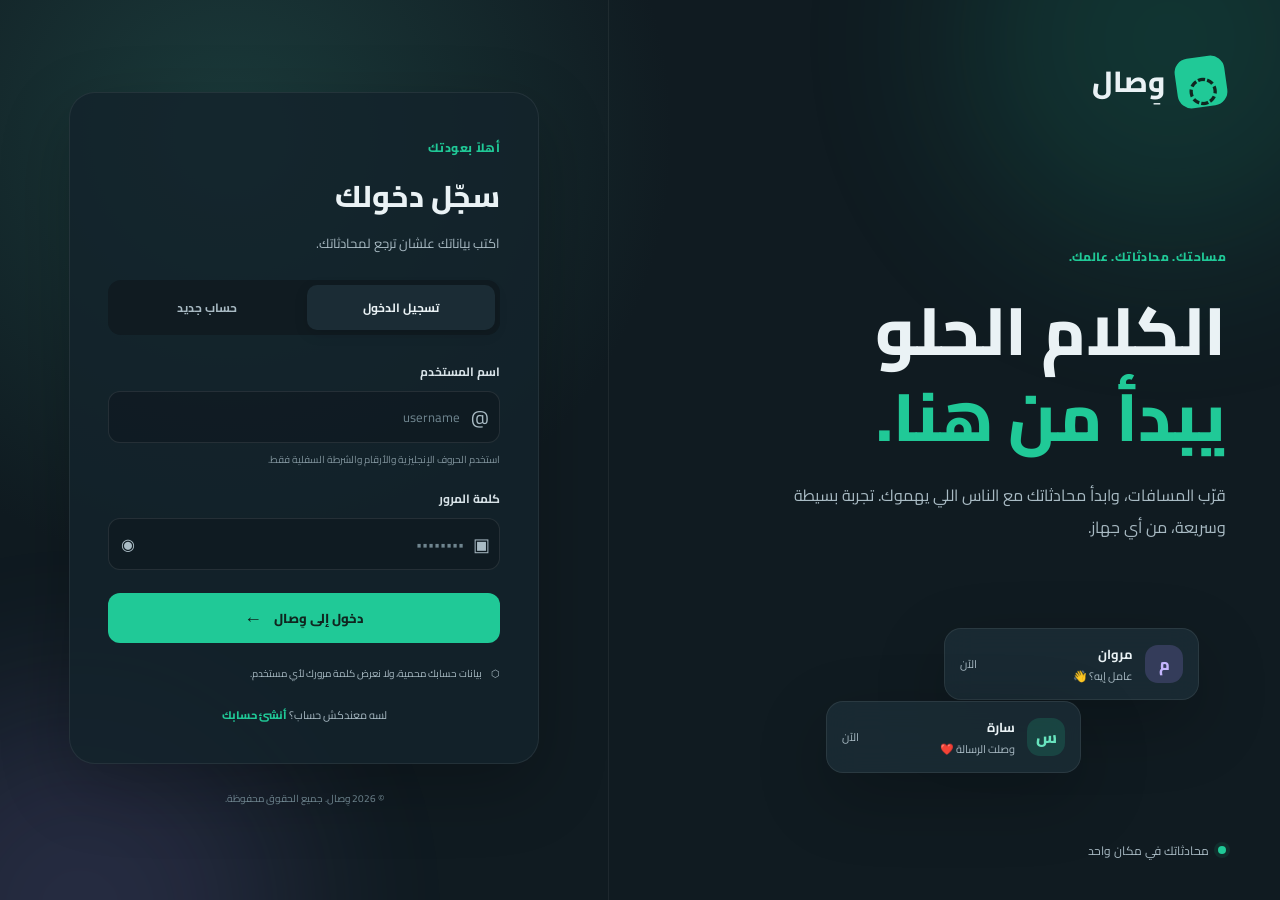
<file: index.html>
<!DOCTYPE html>
<html lang="ar" dir="rtl">
<head>
<meta charset="UTF-8"><meta name="viewport" content="width=device-width, initial-scale=1"><meta name="theme-color" content="#101b21">
<title>وِصال | تسجيل الدخول</title>
<link rel="preconnect" href="https://fonts.googleapis.com"><link rel="preconnect" href="https://fonts.gstatic.com" crossorigin>
<link href="https://fonts.googleapis.com/css2?family=Cairo:wght@400;500;600;700;800&display=swap" rel="stylesheet">
<link rel="stylesheet" href="style.css"><script src="config.js" defer></script><script src="api.js" defer></script><script src="auth.js" defer></script>
</head>
<body class="auth-page">
<!-- بداية خلفية صفحة الدخول # خصائص التجاوب المستخدمة في ملف CSS المرتبط: @media لتبديل التخطيط على الشاشات الصغيرة؛ 100dvh لارتفاع الهاتف الفعلي؛ env(safe-area-inset-*) لمراعاة الحواف الآمنة؛ font-size: 16px لحقول الإدخال على الهاتف لتجنب التكبير التلقائي.
-->
<div class="auth-glow glow-a"></div><div class="auth-glow glow-b"></div>
<!-- نهاية خلفية صفحة الدخول # خصائص التجاوب المستخدمة في ملف CSS المرتبط: @media لتبديل التخطيط على الشاشات الصغيرة؛ 100dvh لارتفاع الهاتف الفعلي؛ env(safe-area-inset-*) لمراعاة الحواف الآمنة؛ font-size: 16px لحقول الإدخال على الهاتف لتجنب التكبير التلقائي.
-->
<!-- بداية صفحة المصادقة # خصائص التجاوب المستخدمة في ملف CSS المرتبط: @media لتبديل التخطيط على الشاشات الصغيرة؛ 100dvh لارتفاع الهاتف الفعلي؛ env(safe-area-inset-*) لمراعاة الحواف الآمنة؛ font-size: 16px لحقول الإدخال على الهاتف لتجنب التكبير التلقائي.
-->
<main class="auth-layout">
<section class="auth-intro">
<a class="brand brand-large" href="index.html"><span class="brand-mark">◌</span><span>وِصال</span></a>
<div class="intro-copy"><span class="eyebrow">مساحتك. محادثاتك. عالمك.</span><h1>الكلام الحلو<br><span>يبدأ من هنا.</span></h1><p>قرّب المسافات، وابدأ محادثاتك مع الناس اللي يهموك. تجربة بسيطة وسريعة، من أي جهاز.</p></div>
<div class="floating-messages"><div class="float-card"><span class="mini-avatar purple">م</span><div><b>مروان</b><small>عامل إيه؟ 👋</small></div><time>الآن</time></div><div class="float-card second"><span class="mini-avatar green">س</span><div><b>سارة</b><small>وصلت الرسالة ❤️</small></div><time>الآن</time></div></div>
<div class="intro-footer"><i></i> محادثاتك في مكان واحد</div>
</section>
<section class="auth-panel"><div class="auth-card">
<div class="auth-heading"><span class="mobile-brand">وِصال</span><span class="eyebrow" id="formEyebrow">أهلاً بعودتك</span><h2 id="formTitle">سجّل دخولك</h2><p id="formDescription">اكتب بياناتك علشان ترجع لمحادثاتك.</p></div>
<div class="auth-tabs"><button class="auth-tab active" id="loginTab" type="button">تسجيل الدخول</button><button class="auth-tab" id="registerTab" type="button">حساب جديد</button></div>
<form id="authForm" novalidate>
<div class="field-group hidden" id="nameField"><label for="displayName">اسمك الظاهر</label><div class="input-wrap"><span>♙</span><input id="displayName" type="text" maxlength="50" placeholder="مثلاً: أحمد محمد" autocomplete="name"></div></div>
<div class="field-group"><label for="username">اسم المستخدم</label><div class="input-wrap"><span>@</span><input id="username" type="text" maxlength="24" placeholder="username" autocomplete="username" required></div><small>استخدم الحروف الإنجليزية والأرقام والشرطة السفلية فقط.</small></div>
<div class="field-group"><label for="password">كلمة المرور</label><div class="input-wrap"><span>▣</span><input id="password" type="password" placeholder="••••••••" autocomplete="current-password" required><button type="button" id="togglePassword" class="password-toggle">◉</button></div><small id="passwordHint" class="hidden">ثمانية أحرف على الأقل.</small></div>
<div id="formAlert" class="form-alert hidden" role="alert"></div><button class="primary-button auth-submit" id="submitButton" type="submit"><span>دخول إلى وِصال</span><b>←</b></button>
</form>
<div class="auth-security">⬡ <span>بيانات حسابك محمية، ولا نعرض كلمة مرورك لأي مستخدم.</span></div><p class="auth-switch" id="authSwitchText">لسه معندكش حساب؟ <button type="button" id="switchToRegister">أنشئ حسابك</button></p>
</div><footer class="auth-copyright">© 2026 وِصال. جميع الحقوق محفوظة.</footer></section>
</main>
<!-- نهاية صفحة المصادقة # خصائص التجاوب المستخدمة في ملف CSS المرتبط: @media لتبديل التخطيط على الشاشات الصغيرة؛ 100dvh لارتفاع الهاتف الفعلي؛ env(safe-area-inset-*) لمراعاة الحواف الآمنة؛ font-size: 16px لحقول الإدخال على الهاتف لتجنب التكبير التلقائي.
-->
</body>
</html>
<!--
# الدليل المرجعي لصفحة الدخول
# الخصائص: dir=rtl لاتجاه العربية؛ defer لتأجيل تنفيذ السكربت حتى تحليل HTML؛ hidden لإخفاء الحقول؛ autocomplete لمساعدة المتصفح؛ maxlength لتحديد طول الإدخال؛ novalidate لاستخدام التحقق المخصص.
# الألوان المستخدمة: #101B21 خلفية؛ #14232B بطاقة؛ #1B2C35 عناصر؛ #20C997 أخضر أساسي؛ #25D366 أخضر الهوية؛ #EAF2F5 نص أساسي؛ #A9BBC4 نص ثانوي؛ #F05B69 خطأ؛ #A78BFA بنفسجي؛ #FFFFFF أبيض؛ #000000 ظلال. #FFB86B و#3B82F6 و#FACC15 غير مستخدمة.
# الخطوط: Cairo, sans-serif مستخدم في كامل الواجهة؛ sans-serif خط احتياطي.
# العناصر: main للمحتوى الرئيسي؛ section لتقسيم الصفحة؛ form لإرسال البيانات؛ label لربط وصف الحقل؛ small للملاحظات؛ time لعرض الوقت؛ footer للتذييل.
# خصائص التجاوب المستخدمة في ملف CSS المرتبط: @media لتبديل التخطيط على الشاشات الصغيرة؛ 100dvh لارتفاع الهاتف الفعلي؛ env(safe-area-inset-*) لمراعاة الحواف الآمنة؛ font-size: 16px لحقول الإدخال على الهاتف لتجنب التكبير التلقائي.
-->
</file>
<file: style.css>
/* ============================================================
   1) ألوان وخطوط المشروع - غيّر القيم من هنا
   ============================================================ */
:root {
    --bg: #101B21; /* خلفية التطبيق */
    --panel: #14232B; /* خلفية الشريط الجانبي */
    --card: #1B2C35; /* خلفية البطاقات والحقول */
    --card-light: #223943; /* خلفية العناصر النشطة */
    --primary: #20C997; /* الأخضر الأساسي */
    --primary-bright: #25D366; /* أخضر الهوية */
    --text: #EAF2F5; /* النص الأساسي */
    --muted: #A9BBC4; /* النص الثانوي */
    --danger: #F05B69; /* رسائل الخطأ */
    --purple: #A78BFA; /* اللون البنفسجي */
    --white: #FFFFFF; /* الأبيض */
    --black: #000000; /* الظلال */
    --font: "Cairo", sans-serif; /* الخط العام */
    --shadow: 0 24px 70px rgba(0, 0, 0, .24); /* ظل البطاقات */
}

/* ============================================================
   2) إعدادات عامة
   ============================================================ */
* { box-sizing: border-box; /* احتساب الحشو والحدود ضمن الأبعاد */ }
html { min-height: 100%; background: var(--bg); /* خلفية المستند */ }
body { min-height: 100vh; margin: 0; color: var(--text); background: var(--bg); font-family: var(--font); -webkit-font-smoothing: antialiased; }
button, input, textarea { font: inherit; /* توحيد الخط داخل عناصر الإدخال */ }
button { cursor: pointer; /* مؤشر اليد */ }
button:disabled { cursor: not-allowed; opacity: .65; /* شكل الزر غير المتاح */ }
.hidden { display: none !important; /* إخفاء العنصر */ }

/* ============================================================
   3) هوية العلامة والأدوات المشتركة
   ============================================================ */
.brand { display: inline-flex; align-items: center; gap: 11px; width: fit-content; color: var(--text); font-size: 25px; font-weight: 800; text-decoration: none; }
.brand-mark { display: grid; place-items: center; width: 43px; height: 43px; border-radius: 14px; color: #10251F; background: var(--primary); font-size: 29px; transform: rotate(-8deg); }
.brand-large { font-size: 29px; }
.brand-large .brand-mark { width: 50px; height: 50px; font-size: 34px; }
.eyebrow { display: inline-block; color: var(--primary); font-size: 12px; font-weight: 800; letter-spacing: .4px; }
.icon-button { display: grid; place-items: center; width: 39px; height: 39px; border: 0; border-radius: 12px; color: var(--muted); background: transparent; font-size: 19px; transition: .2s ease; }
.icon-button:hover { color: var(--text); background: rgba(255,255,255,.07); }
.text-button { padding: 0; border: 0; color: var(--primary); background: transparent; font: inherit; font-weight: 800; }
.primary-button { display: inline-flex; align-items: center; justify-content: center; gap: 12px; min-height: 50px; padding: 0 20px; border: 0; border-radius: 12px; color: #10251F; background: var(--primary); font-size: 13px; font-weight: 800; transition: transform .2s ease, background .2s ease; }
.primary-button:hover { background: #39D9AA; transform: translateY(-2px); }
.avatar { display: grid; flex: 0 0 auto; place-items: center; width: 43px; height: 43px; border-radius: 15px; font-size: 16px; font-weight: 800; }
.purple { color: #C4B5FD; background: rgba(167,139,250,.2); }
.green { color: #68E4BE; background: rgba(32,201,151,.17); }
.blue { color: #93C5FD; background: rgba(59,130,246,.2); }
.orange { color: #FFB86B; background: rgba(255,184,107,.2); }
.pink { color: #FDA4AF; background: rgba(240,91,105,.2); }

/* ============================================================
   4) صفحة الدخول - الخلفية وتقسيم الأعمدة
   ============================================================ */
.auth-page { overflow-x: hidden; background: radial-gradient(circle at 18% 15%, #1B3B3B 0, transparent 34%), var(--bg); }
.auth-glow { position: fixed; z-index: 0; width: 420px; height: 420px; border-radius: 50%; filter: blur(90px); opacity: .15; pointer-events: none; }
.glow-a { top: -170px; right: -100px; background: var(--primary); }
.glow-b { bottom: -220px; left: -130px; background: var(--purple); }
.auth-layout { position: relative; z-index: 1; display: grid; grid-template-columns: minmax(0,1.05fr) minmax(420px,.95fr); min-height: 100vh; max-width: 1440px; margin: 0 auto; }
.auth-intro { position: relative; display: flex; flex-direction: column; justify-content: space-between; padding: 54px 8% 38px 12%; border-left: 1px solid rgba(255,255,255,.06); }
.intro-copy { max-width: 560px; margin-top: 65px; }
.intro-copy h1 { margin: 18px 0; font-size: clamp(42px,5.2vw,72px); line-height: 1.3; font-weight: 800; }
.intro-copy h1 span, .welcome-screen h1 span { color: var(--primary); }
.intro-copy p { max-width: 460px; margin: 0; color: var(--muted); font-size: 16px; line-height: 2; }
.floating-messages { position: relative; height: 145px; margin-top: 20px; }
.float-card { position: absolute; top: 0; right: 5%; display: flex; align-items: center; gap: 12px; min-width: 255px; padding: 13px 15px; border: 1px solid rgba(255,255,255,.08); border-radius: 17px; background: rgba(27,44,53,.88); box-shadow: var(--shadow); backdrop-filter: blur(16px); }
.float-card.second { top: auto; right: 27%; bottom: 0; }
.float-card div { display: flex; flex: 1; flex-direction: column; }
.float-card b { font-size: 13px; }
.float-card small, .float-card time { color: var(--muted); font-size: 11px; }
.mini-avatar { display: grid; place-items: center; width: 38px; height: 38px; border-radius: 13px; font-weight: 800; }
.intro-footer { display: flex; align-items: center; gap: 9px; color: var(--muted); font-size: 12px; }
.intro-footer i, .online-indicator { width: 8px; height: 8px; border-radius: 50%; background: var(--primary); box-shadow: 0 0 0 4px rgba(32,201,151,.1); }
.auth-panel { display: flex; flex-direction: column; align-items: center; justify-content: center; padding: 45px 8%; }
.auth-card { width: 100%; max-width: 470px; padding: 38px; border: 1px solid rgba(255,255,255,.07); border-radius: 26px; background: rgba(20,35,43,.84); box-shadow: var(--shadow); }
.auth-heading { margin-bottom: 25px; }
.mobile-brand { display: none; margin-bottom: 20px; color: var(--primary); font-size: 22px; font-weight: 800; }
.auth-heading h2 { margin: 7px 0; font-size: 30px; font-weight: 800; }
.auth-heading p { margin: 0; color: var(--muted); font-size: 13px; }
.auth-tabs { display: grid; grid-template-columns: 1fr 1fr; gap: 5px; padding: 5px; margin-bottom: 25px; border-radius: 13px; background: var(--bg); }
.auth-tab { padding: 11px 8px; border: 0; border-radius: 10px; color: var(--muted); background: transparent; font-size: 12px; font-weight: 700; }
.auth-tab.active { color: var(--text); background: var(--card); box-shadow: 0 4px 14px rgba(0,0,0,.12); }
.field-group { margin-bottom: 18px; }
.field-group label { display: block; margin-bottom: 8px; color: #D7E2E7; font-size: 12px; font-weight: 700; }
.input-wrap { position: relative; display: flex; align-items: center; min-height: 52px; border: 1px solid rgba(255,255,255,.09); border-radius: 12px; background: rgba(16,27,33,.7); transition: border-color .2s ease, box-shadow .2s ease; }
.input-wrap:focus-within { border-color: var(--primary); box-shadow: 0 0 0 3px rgba(32,201,151,.1); }
.input-wrap > span { width: 43px; color: var(--muted); text-align: center; font-size: 18px; }
.input-wrap input { width: 100%; min-width: 0; padding: 13px 0; border: 0; outline: 0; color: var(--text); background: transparent; font-size: 13px; direction: ltr; text-align: right; }
.input-wrap input::placeholder { color: #6F858F; }
.password-toggle { width: 45px; height: 45px; border: 0; color: var(--muted); background: transparent; }
.field-group small { display: block; margin-top: 7px; color: #81949D; font-size: 10px; }
.auth-submit { width: 100%; margin-top: 5px; }
.auth-submit b { font-size: 18px; }
.form-alert { padding: 11px 13px; margin-bottom: 14px; border: 1px solid rgba(240,91,105,.25); border-radius: 10px; color: #FF9CA5; background: rgba(240,91,105,.09); font-size: 11px; line-height: 1.8; }
.auth-security { display: flex; align-items: center; gap: 9px; margin-top: 22px; color: var(--muted); font-size: 10px; line-height: 1.8; }
.auth-security:first-letter { color: var(--primary); }
.auth-switch { margin: 22px 0 0; color: var(--muted); text-align: center; font-size: 11px; }
.auth-switch button { padding: 0; border: 0; color: var(--primary); background: transparent; font: inherit; font-weight: 800; }
.auth-copyright { margin-top: 25px; color: #6F858F; font-size: 10px; }

/* ============================================================
   5) التطبيق - الشريط الجانبي
   ============================================================ */
.chat-page { overflow: hidden; }
.app-shell { display: grid; grid-template-columns: 370px minmax(0,1fr); width: 100%; height: 100vh; min-height: 560px; background: var(--bg); }
.sidebar { display: flex; flex-direction: column; min-width: 0; border-left: 1px solid rgba(255,255,255,.06); background: var(--panel); }
.sidebar-header { display: flex; align-items: center; justify-content: space-between; min-height: 76px; padding: 0 23px; border-bottom: 1px solid rgba(255,255,255,.05); }
.sidebar-header .brand { font-size: 22px; }
.sidebar-header .brand-mark { width: 37px; height: 37px; border-radius: 12px; font-size: 26px; }
.header-actions, .chat-header-actions { display: flex; align-items: center; gap: 7px; }
.profile-strip { display: flex; align-items: center; gap: 11px; padding: 17px 22px; }
.avatar-self { color: #B8F4DF; background: rgba(32,201,151,.17); }
.profile-strip-info { display: flex; flex: 1; flex-direction: column; min-width: 0; }
.profile-strip-info strong { overflow: hidden; color: var(--text); font-size: 12px; text-overflow: ellipsis; white-space: nowrap; }
.profile-strip-info span { color: var(--muted); font-size: 10px; direction: ltr; text-align: right; }
.sidebar-search { display: flex; align-items: center; gap: 9px; height: 43px; margin: 3px 18px 17px; padding: 0 12px; border: 1px solid rgba(255,255,255,.05); border-radius: 11px; color: var(--muted); background: rgba(16,27,33,.65); }
.sidebar-search input { width: 100%; min-width: 0; border: 0; outline: 0; color: var(--text); background: transparent; font-size: 11px; }
.sidebar-search kbd { color: #728791; font-size: 9px; white-space: nowrap; }
.sidebar-tabs { display: flex; gap: 7px; padding: 0 19px 13px; }
.filter-tab { padding: 7px 12px; border: 1px solid transparent; border-radius: 9px; color: var(--muted); background: transparent; font-size: 10px; font-weight: 700; }
.filter-tab.active { border-color: rgba(32,201,151,.17); color: #8BE8C8; background: rgba(32,201,151,.1); }
.filter-tab span { margin-right: 4px; opacity: .7; }
.conversation-list { flex: 1; overflow-y: auto; padding: 0 10px 12px; }
.conversation-item { display: flex; align-items: center; gap: 12px; width: 100%; padding: 13px 11px; border: 0; border-radius: 13px; color: var(--text); background: transparent; text-align: right; transition: background .2s ease; }
.conversation-item:hover, .conversation-item.selected { background: rgba(255,255,255,.055); }
.conversation-avatar { width: 47px; height: 47px; border-radius: 16px; }
.conversation-details { display: flex; flex: 1; flex-direction: column; gap: 5px; min-width: 0; }
.conversation-top, .conversation-bottom { display: flex; align-items: center; justify-content: space-between; gap: 8px; min-width: 0; }
.conversation-name { overflow: hidden; font-size: 12px; text-overflow: ellipsis; white-space: nowrap; }
.conversation-time { flex: 0 0 auto; color: #80949D; font-size: 9px; }
.conversation-preview { overflow: hidden; color: var(--muted); font-size: 10px; text-overflow: ellipsis; white-space: nowrap; }
.empty-list-state { display: flex; flex-direction: column; align-items: center; padding: 45px 18px; color: var(--muted); text-align: center; }
.empty-list-state strong { margin-top: 12px; color: var(--text); font-size: 12px; }
.empty-list-state p { max-width: 210px; font-size: 10px; line-height: 1.8; }
.empty-icon { display: grid; place-items: center; width: 54px; height: 54px; border-radius: 18px; color: var(--primary); background: rgba(32,201,151,.1); font-size: 24px; }
.sidebar-footer { display: flex; align-items: center; gap: 9px; min-height: 58px; padding: 0 21px; border-top: 1px solid rgba(255,255,255,.05); color: var(--muted); font-size: 10px; }
.sidebar-footer .online-indicator { width: 7px; height: 7px; }
.logout-button { margin-right: auto; font-size: 10px; }

/* ============================================================
   6) منطقة المحادثة والشاشة الترحيبية
   ============================================================ */
.main-area { position: relative; display: flex; min-width: 0; min-height: 0; background: radial-gradient(circle at 50% 45%, rgba(32,201,151,.035), transparent 38%), var(--bg); }
.welcome-screen { display: flex; flex: 1; flex-direction: column; align-items: center; justify-content: center; padding: 35px; text-align: center; }
.welcome-art { position: relative; display: grid; place-items: center; width: 210px; height: 190px; margin-bottom: 22px; }
.orbit { position: absolute; border: 1px solid rgba(32,201,151,.17); border-radius: 50%; }
.orbit-one { width: 170px; height: 170px; }
.orbit-two { width: 125px; height: 125px; border-style: dashed; transform: rotate(25deg); }
.welcome-chat-icon { display: grid; place-items: center; width: 82px; height: 82px; border-radius: 28px; color: #10251F; background: var(--primary); box-shadow: 0 15px 50px rgba(32,201,151,.2); font-size: 52px; transform: rotate(-8deg); }
.welcome-bubble { position: absolute; padding: 8px 13px; border: 1px solid rgba(255,255,255,.08); border-radius: 12px; color: var(--text); background: var(--card); box-shadow: var(--shadow); font-size: 10px; }
.bubble-one { top: 12px; right: -10px; }
.bubble-two { bottom: 10px; left: -18px; }
.welcome-screen h1 { margin: 10px 0; font-size: 38px; line-height: 1.35; font-weight: 800; }
.welcome-screen p { max-width: 390px; margin: 8px 0 22px; color: var(--muted); font-size: 12px; line-height: 2; }
.welcome-footnote { display: flex; align-items: center; gap: 7px; margin-top: 30px; color: #748991; font-size: 10px; }
.chat-view { display: flex; flex: 1; flex-direction: column; min-width: 0; min-height: 0; }
.chat-header { display: flex; align-items: center; gap: 12px; min-height: 76px; padding: 0 27px; border-bottom: 1px solid rgba(255,255,255,.06); background: rgba(20,35,43,.6); }
.chat-avatar { width: 44px; height: 44px; border-radius: 15px; }
.chat-person-info { display: flex; flex: 1; flex-direction: column; gap: 3px; }
.chat-person-info strong { font-size: 13px; }
.chat-person-info span { color: var(--muted); font-size: 10px; }
.messages-area { display: flex; flex: 1; flex-direction: column; gap: 12px; overflow-y: auto; padding: 25px clamp(18px,6vw,85px); background-image: radial-gradient(rgba(255,255,255,.025) 1px, transparent 1px); background-size: 22px 22px; }
.conversation-start { align-self: center; padding: 6px 12px; margin-bottom: 10px; border: 1px solid rgba(255,255,255,.06); border-radius: 20px; color: #8498A1; background: rgba(27,44,53,.7); font-size: 9px; }
.messages-empty { align-self: center; margin: auto; color: var(--muted); font-size: 12px; }
.message-row { display: flex; width: 100%; }
.message-own { justify-content: flex-start; }
.message-other { justify-content: flex-end; }
.message-bubble { max-width: min(70%,570px); padding: 10px 14px 7px; border: 1px solid rgba(255,255,255,.055); border-radius: 15px 15px 4px 15px; background: var(--card); box-shadow: 0 5px 16px rgba(0,0,0,.08); }
.message-own .message-bubble { border-color: rgba(32,201,151,.12); border-radius: 15px 15px 15px 4px; background: #173B37; }
.message-body { margin: 0; color: var(--text); font-size: 12px; line-height: 1.9; white-space: pre-wrap; overflow-wrap: anywhere; }
.message-meta { display: flex; align-items: center; justify-content: flex-end; gap: 5px; margin-top: 4px; color: #8FA59F; font-size: 8px; }
.message-check { color: var(--primary); font-size: 10px; }

/* ============================================================
   7) صندوق كتابة الرسائل
   ============================================================ */
.composer { position: relative; display: flex; align-items: flex-end; gap: 10px; padding: 15px clamp(18px,5vw,65px) 20px; border-top: 1px solid rgba(255,255,255,.06); background: rgba(20,35,43,.72); }
.composer-tool { flex: 0 0 auto; width: 42px; height: 45px; border: 0; border-radius: 12px; color: var(--muted); background: transparent; font-size: 22px; }
.composer textarea { flex: 1; min-width: 0; min-height: 45px; max-height: 130px; padding: 12px 15px; border: 1px solid rgba(255,255,255,.07); border-radius: 13px; outline: 0; color: var(--text); background: rgba(16,27,33,.75); font-size: 12px; line-height: 1.7; resize: none; }
.composer textarea:focus { border-color: rgba(32,201,151,.55); }
.composer textarea::placeholder { color: #71858E; }
.composer-hint { position: absolute; bottom: 3px; left: clamp(75px,7vw,125px); color: #657B85; font-size: 8px; pointer-events: none; }
.send-button { display: grid; flex: 0 0 auto; place-items: center; width: 45px; height: 45px; border: 0; border-radius: 13px; color: #10251F; background: var(--primary); font-size: 20px; transition: .2s ease; }
.send-button:hover { background: #39D9AA; transform: translateY(-2px); }

/* ============================================================
   8) نوافذ البحث والملف الشخصي والتنبيهات
   ============================================================ */
.modal-backdrop { position: fixed; z-index: 20; inset: 0; display: grid; place-items: center; padding: 20px; background: rgba(3,10,13,.72); backdrop-filter: blur(8px); }
.modal-card { width: 100%; max-width: 470px; max-height: min(82vh,690px); overflow-y: auto; padding: 25px; border: 1px solid rgba(255,255,255,.08); border-radius: 22px; background: #172831; box-shadow: var(--shadow); }
.modal-header { display: flex; align-items: flex-start; justify-content: space-between; gap: 15px; }
.modal-header h2 { margin: 4px 0 0; font-size: 22px; font-weight: 800; }
.modal-description { margin: 12px 0 18px; color: var(--muted); font-size: 11px; line-height: 1.8; }
.modal-search-input { display: flex; align-items: center; gap: 10px; height: 49px; padding: 0 14px; border: 1px solid rgba(32,201,151,.35); border-radius: 12px; color: var(--primary); background: var(--bg); }
.modal-search-input input { width: 100%; border: 0; outline: 0; color: var(--text); background: transparent; font-size: 12px; direction: ltr; text-align: right; }
.search-results { display: flex; flex-direction: column; gap: 6px; max-height: 340px; overflow-y: auto; margin-top: 14px; }
.search-placeholder { padding: 24px 10px; color: var(--muted); text-align: center; font-size: 11px; }
.user-result { display: flex; align-items: center; gap: 11px; width: 100%; padding: 11px; border: 0; border-radius: 12px; color: var(--text); background: transparent; text-align: right; }
.user-result:hover { background: rgba(255,255,255,.06); }
.result-avatar { width: 42px; height: 42px; }
.user-result-info { display: flex; flex: 1; flex-direction: column; gap: 2px; }
.user-result-info strong { font-size: 11px; }
.user-result-info small { color: var(--muted); font-size: 9px; direction: ltr; text-align: right; }
.result-action { color: var(--primary); font-size: 10px; font-weight: 800; }
.profile-preview { display: flex; align-items: center; gap: 13px; padding: 18px 0; margin-bottom: 15px; border-bottom: 1px solid rgba(255,255,255,.07); }
.profile-large-avatar { width: 58px; height: 58px; border-radius: 19px; color: #B8F4DF; background: rgba(32,201,151,.17); font-size: 22px; }
.profile-preview div:last-child { display: flex; flex-direction: column; gap: 3px; }
.profile-preview strong { font-size: 13px; }
.profile-preview span { color: var(--muted); font-size: 10px; direction: ltr; text-align: right; }
.full-button { width: 100%; margin-top: 5px; }
.toast-container { position: fixed; z-index: 50; right: 22px; bottom: 22px; display: flex; flex-direction: column; gap: 8px; pointer-events: none; }
.toast { max-width: min(360px,calc(100vw - 40px)); padding: 12px 16px; border: 1px solid rgba(32,201,151,.2); border-radius: 12px; color: var(--text); background: #1B3538; box-shadow: var(--shadow); font-size: 11px; opacity: 0; transform: translateY(10px); transition: .25s ease; }
.toast-visible { opacity: 1; transform: translateY(0); }
.toast-error { border-color: rgba(240,91,105,.3); background: #3A252B; }

/* ============================================================
   9) الشاشات المتوسطة والهواتف
   ============================================================ */
@media (max-width: 1050px) {
    .auth-layout { grid-template-columns: minmax(0,.9fr) minmax(400px,1.1fr); }
    .auth-intro { padding-right: 7%; padding-left: 7%; }
    .intro-copy h1 { font-size: 48px; }
    .float-card { min-width: 225px; }
    .app-shell { grid-template-columns: 320px minmax(0,1fr); }
}
@media (max-width: 760px) {
    .auth-layout { display: block; min-height: 100vh; }
    .auth-intro { display: none; }
    .auth-panel { min-height: 100vh; padding: 25px 18px; }
    .auth-card { max-width: 440px; padding: 27px 22px; border-radius: 21px; }
    .mobile-brand { display: block; }
    .auth-heading h2 { font-size: 26px; }
    .app-shell { display: block; min-height: 0; }
    .sidebar { width: 100%; height: 100vh; border: 0; }
    .sidebar-hidden-mobile { display: none; }
    .main-area { position: fixed; z-index: 5; inset: 0; width: 100%; height: 100vh; }
    .chat-header { min-height: 66px; padding: 0 12px; gap: 8px; }
    .mobile-back-button { display: grid; width: 34px; height: 38px; }
    .messages-area { padding: 18px 13px; }
    .message-bubble { max-width: 86%; }
    .composer { gap: 5px; padding: 11px 9px 19px; }
    .composer-tool { width: 34px; }
    .composer-hint { display: none; }
    .composer textarea { font-size: 11px; }
    .send-button { width: 42px; height: 44px; }
    .welcome-screen { padding: 20px; }
    .welcome-screen h1 { font-size: 32px; }
    .modal-card { padding: 20px; }
}
@media (min-width: 761px) { .mobile-back-button { display: none; } }
@media (prefers-reduced-motion: reduce) {
    *, *::before, *::after { scroll-behavior: auto !important; transition-duration: .01ms !important; animation-duration: .01ms !important; }
}
/* ============================================================
   10) تحسين تجربة الهواتف - تخطيط مخصص للموبايل
   ============================================================ */
@media (max-width: 760px) {
    /* مساحة التطبيق الرئيسية */
    html,
    body.chat-page {
        width: 100%; /* منع أي تمدد أفقي */
        height: 100%; /* استخدام كامل مساحة الشاشة */
        min-height: 100%; /* منع انكماش الصفحة */
        overflow: hidden; /* منع تمرير الصفحة خلف المحادثة */
        overscroll-behavior: none; /* منع سحب الصفحة من حدودها */
    }

    .app-shell {
        display: block; /* تحويل الأعمدة إلى شاشات متتابعة */
        width: 100%; /* عرض الشاشة بالكامل */
        height: 100vh; /* دعم المتصفحات القديمة */
        height: 100dvh; /* الارتفاع الفعلي مع شريط المتصفح */
        min-height: 0; /* إلغاء الحد الأدنى الخاص بالكمبيوتر */
        overflow: hidden; /* منع ظهور تمرير خارجي */
    }

    /* شاشة قائمة المحادثات */
    .sidebar {
        display: flex; /* إبقاء القائمة ظاهرة عند فتح الموقع */
        width: 100%; /* ملء عرض الهاتف */
        height: 100vh; /* دعم المتصفحات القديمة */
        height: 100dvh; /* مراعاة أشرطة المتصفح */
        min-height: 0; /* السماح للقائمة بالانكماش */
        border: 0; /* إزالة الحد الجانبي */
        padding-bottom: env(safe-area-inset-bottom); /* احترام مساحة أسفل الشاشة */
    }

    .sidebar-hidden-mobile {
        display: none !important; /* إخفاء القائمة فقط بعد فتح محادثة */
    }

    .sidebar-header {
        min-height: 66px; /* ارتفاع مناسب لشريط العنوان */
        padding: 0 17px; /* مسافة داخلية جانبية */
    }

    .sidebar-header .brand {
        font-size: 21px; /* حجم اسم وِصال */
    }

    .profile-strip {
        gap: 10px; /* مسافة بين الصورة والاسم */
        padding: 14px 17px; /* تقليل المساحة الرأسية */
    }

    .avatar {
        width: 43px; /* حجم صورة الحساب */
        height: 43px; /* الحفاظ على شكل مربع */
    }

    .sidebar-search {
        height: 46px; /* مساحة لمس أسهل لحقل البحث */
        margin: 4px 14px 14px; /* ضبط المسافات حول البحث */
        padding: 0 13px; /* مساحة النص داخل الحقل */
    }

    .sidebar-search input {
        font-size: 14px; /* قراءة مريحة ومنع تكبير iOS التلقائي */
    }

    .sidebar-search kbd {
        display: none; /* إخفاء اختصار الكمبيوتر */
    }

    .sidebar-tabs {
        gap: 8px; /* مسافة بين فلاتر القائمة */
        padding: 0 14px 12px; /* محاذاة الفلاتر مع البحث */
    }

    .filter-tab {
        min-height: 36px; /* مساحة لمس مناسبة */
        padding: 7px 13px; /* تحسين المساحة الداخلية */
        font-size: 11px; /* وضوح أسماء الفلاتر */
    }

    .conversation-list {
        min-height: 0; /* السماح للقائمة بالتمدد داخل العمود */
        padding: 0 9px 12px; /* هوامش جانبية للقائمة */
        overscroll-behavior: contain; /* حصر التمرير داخل القائمة */
        -webkit-overflow-scrolling: touch; /* تمرير سلس على أجهزة iPhone */
    }

    .conversation-item {
        gap: 12px; /* المسافة بين الصورة وبيانات المحادثة */
        min-height: 76px; /* ارتفاع الصف لتسهيل اختياره */
        padding: 12px 10px; /* مساحة داخلية للصف */
        border-radius: 14px; /* زوايا الصف */
    }

    .conversation-avatar {
        width: 50px; /* حجم صورة الشخص */
        height: 50px; /* الحفاظ على تناسب الصورة */
        border-radius: 17px; /* تدوير زوايا الصورة */
    }

    .conversation-name {
        font-size: 14px; /* حجم اسم الشخص */
    }

    .conversation-preview {
        font-size: 12px; /* حجم معاينة آخر رسالة */
    }

    .conversation-time {
        font-size: 10px; /* حجم وقت آخر رسالة */
    }

    .sidebar-footer {
        min-height: 55px; /* ارتفاع التذييل */
        padding: 0 17px; /* محاذاة محتوى التذييل */
        padding-bottom: env(safe-area-inset-bottom); /* تجنب منطقة إيماءة الهاتف */
        font-size: 11px; /* وضوح حالة الاتصال */
    }

    /* الشاشة الرئيسية قبل فتح محادثة */
    .main-area {
        position: relative; /* إبقاء الترحيب داخل تخطيط التطبيق */
        z-index: auto; /* عدم تغطية قائمة المحادثات */
        display: flex; /* السماح بتمدد شاشة الترحيب */
        width: 100%; /* عرض الهاتف بالكامل */
        height: 100%; /* استخدام المساحة المتاحة */
        min-height: 0; /* منع تجاوز ارتفاع الشاشة */
    }

    /* تتحول منطقة المحادثة إلى شاشة مستقلة عند اختيار شخص */
    .sidebar-hidden-mobile + .main-area {
        position: fixed; /* عرض المحادثة فوق التطبيق */
        z-index: 5; /* وضع المحادثة فوق بقية الواجهة */
        inset: 0; /* ملء الشاشة من جميع الجهات */
        display: flex; /* ترتيب الرأس والرسائل والكتابة */
        width: 100%; /* عرض كامل */
        height: 100vh; /* دعم المتصفحات القديمة */
        height: 100dvh; /* مراعاة تغيّر ارتفاع شريط المتصفح */
        min-height: 0; /* منع تجاوز الشاشة */
        padding-top: env(safe-area-inset-top); /* احترام الكاميرا/النوتش */
        background: var(--bg); /* خلفية ثابتة للمحادثة */
    }

    .welcome-screen {
        justify-content: center; /* توسيط محتوى الترحيب */
        width: 100%; /* استخدام عرض الشاشة */
        min-height: 100%; /* ملء ارتفاع القائمة */
        padding: 25px 22px; /* هوامش مناسبة للهاتف */
    }

    .welcome-art {
        width: 180px; /* تصغير الرسم الترحيبي */
        height: 165px; /* الحفاظ على تناسب الرسم */
        margin-bottom: 16px; /* المسافة أسفل الرسم */
    }

    .welcome-screen h1 {
        font-size: clamp(29px, 8vw, 35px); /* حجم عنوان مرن حسب الشاشة */
    }

    .welcome-screen p {
        max-width: 310px; /* منع امتداد السطر أكثر من اللازم */
        font-size: 13px; /* تحسين قراءة الوصف */
    }

    /* رأس المحادثة */
    .chat-view {
        width: 100%; /* عرض كامل */
        height: 100%; /* ملء مساحة الشاشة */
        min-height: 0; /* السماح لمنطقة الرسائل بالتمدد */
        overflow: hidden; /* منع خروج أي عنصر خارج المحادثة */
    }

    .chat-header {
        flex: 0 0 auto; /* منع انكماش الرأس */
        min-height: 62px; /* ارتفاع مريح */
        gap: 9px; /* مسافات متوازنة بين العناصر */
        padding: 0 12px; /* هوامش جانبية */
    }

    .mobile-back-button {
        display: grid; /* إظهار زر الرجوع في الهاتف */
        flex: 0 0 38px; /* تثبيت عرض زر الرجوع */
        width: 38px; /* عرض الزر */
        height: 40px; /* ارتفاع الزر */
        border-radius: 12px; /* زوايا الزر */
        font-size: 20px; /* حجم رمز الرجوع */
    }

    .chat-avatar {
        flex: 0 0 42px; /* تثبيت حجم صورة الشخص */
        width: 42px; /* عرض الصورة */
        height: 42px; /* ارتفاع الصورة */
        border-radius: 14px; /* زوايا الصورة */
    }

    .chat-person-info {
        min-width: 0; /* السماح بقص النص الطويل */
    }

    .chat-person-info strong {
        overflow: hidden; /* منع الاسم الطويل من دفع الأزرار */
        font-size: 13px; /* حجم اسم الشخص */
        text-overflow: ellipsis; /* إظهار نقاط عند طول الاسم */
        white-space: nowrap; /* إبقاء الاسم في سطر واحد */
    }

    .chat-person-info span {
        overflow: hidden; /* منع النبذة الطويلة من تجاوز الرأس */
        font-size: 10px; /* حجم الحالة */
        text-overflow: ellipsis; /* اختصار الحالة الطويلة */
        white-space: nowrap; /* منع التفاف الحالة */
    }

    .chat-header-actions {
        flex: 0 0 auto; /* تثبيت مجموعة أزرار الرأس */
        gap: 2px; /* تقليل المسافة بين الأزرار */
    }

    .chat-header-actions .icon-button {
        width: 36px; /* عرض زر الأداة */
        height: 38px; /* ارتفاع زر الأداة */
        font-size: 17px; /* حجم الرمز */
    }

    /* مساحة الرسائل */
    .messages-area {
        flex: 1 1 auto; /* أخذ المساحة المتبقية بين الرأس والكتابة */
        min-height: 0; /* السماح بالتمرير داخل الرسائل */
        gap: 10px; /* المسافة بين الرسائل */
        padding: 16px 11px 18px; /* هوامش الرسائل */
        overflow-x: hidden; /* منع التمرير الأفقي */
        overflow-y: auto; /* تمرير الرسائل رأسيًا */
        overscroll-behavior: contain; /* منع سحب الشاشة الخلفية */
        -webkit-overflow-scrolling: touch; /* تمرير ناعم على iPhone */
    }

    .message-row {
        width: 100%; /* إبقاء كل رسالة ضمن عرض المحادثة */
    }

    .message-bubble {
        max-width: 86%; /* منع الرسالة من ملء الشاشة بالكامل */
        padding: 9px 12px 7px; /* مساحة داخلية مريحة */
        border-radius: 15px; /* زوايا فقاعة الرسالة */
    }

    .message-body {
        font-size: 14px; /* حجم نص الرسالة على الهاتف */
        line-height: 1.8; /* ارتفاع السطر لتسهيل القراءة */
    }

    .message-meta {
        font-size: 9px; /* حجم وقت الرسالة */
    }

    /* شريط كتابة وإرسال الرسالة */
    .composer {
        flex: 0 0 auto; /* منع اختفاء شريط الكتابة */
        align-items: flex-end; /* محاذاة الأدوات أسفل حقل النص */
        gap: 5px; /* مسافات صغيرة بين الأدوات */
        padding: 9px 8px calc(9px + env(safe-area-inset-bottom)); /* مراعاة حافة الهاتف السفلية */
    }

    .composer-tool {
        flex: 0 0 36px; /* تثبيت مساحة زر الإيموجي */
        width: 36px; /* عرض زر الإيموجي */
        height: 43px; /* ارتفاع الزر */
        font-size: 20px; /* حجم الرمز */
    }

    .composer textarea {
        flex: 1 1 auto; /* أخذ المساحة المتاحة للكتابة */
        min-width: 0; /* السماح للحقل بالانكماش */
        min-height: 43px; /* ارتفاع مريح للحقل */
        max-height: 112px; /* منع الحقل من تغطية المحادثة */
        padding: 10px 12px; /* مساحة النص داخل الحقل */
        border-radius: 14px; /* زوايا حقل الكتابة */
        font-size: 16px; /* منع تكبير الصفحة تلقائيًا عند التركيز */
        line-height: 1.6; /* مسافة مناسبة بين الأسطر */
    }

    .composer-hint {
        display: none; /* إخفاء تعليمات لوحة المفاتيح على الهاتف */
    }

    .send-button {
        flex: 0 0 43px; /* تثبيت حجم زر الإرسال */
        width: 43px; /* عرض زر الإرسال */
        height: 43px; /* ارتفاع زر الإرسال */
        border-radius: 14px; /* زوايا الزر */
        font-size: 19px; /* حجم رمز الإرسال */
    }

    /* نوافذ البحث والملف الشخصي على الهاتف */
    .modal-backdrop {
        align-items: end; /* عرض النافذة من أسفل الهاتف */
        padding: 0; /* إزالة الهوامش الخارجية */
        background: rgba(3,10,13,.68); /* تعتيم الخلفية */
    }

    .modal-card {
        width: 100%; /* عرض كامل للنافذة */
        max-width: none; /* إلغاء حد عرض الكمبيوتر */
        max-height: min(88vh, 760px); /* عدم تجاوز معظم الشاشة */
        max-height: min(88dvh, 760px); /* استخدام ارتفاع الشاشة الفعلي */
        padding: 22px 18px calc(20px + env(safe-area-inset-bottom)); /* مساحة داخلية مع مراعاة الحافة السفلية */
        border-right: 0; /* إزالة الحد الجانبي الأيمن */
        border-bottom: 0; /* إزالة الحد السفلي */
        border-left: 0; /* إزالة الحد الجانبي الأيسر */
        border-radius: 22px 22px 0 0; /* شكل نافذة منبثقة سفلية */
    }

    .modal-header h2 {
        font-size: 21px; /* حجم عنوان النافذة */
    }

    .modal-description {
        font-size: 12px; /* وضوح شرح النافذة */
    }

    .modal-search-input {
        min-height: 49px; /* مساحة لمس مناسبة لحقل البحث */
    }

    .modal-search-input input,
    .input-wrap input {
        font-size: 16px; /* منع تكبير الشاشة التلقائي في الهاتف */
    }

    .search-results {
        max-height: 48dvh; /* إبقاء النتائج قابلة للتمرير */
        padding-bottom: 5px; /* مسافة أسفل آخر نتيجة */
    }

    .user-result {
        min-height: 62px; /* مساحة لمس مناسبة لكل مستخدم */
        padding: 10px 8px; /* هوامش النتيجة */
    }

    .toast-container {
        right: 12px; /* محاذاة التنبيهات من اليمين */
        bottom: calc(12px + env(safe-area-inset-bottom)); /* رفع التنبيه فوق حافة الهاتف */
        left: 12px; /* السماح بعرض التنبيه دون الخروج */
    }

    .toast {
        max-width: 100%; /* استخدام العرض المتاح */
        font-size: 12px; /* قراءة التنبيه بسهولة */
    }
}

/* ============================================================
   11) تحسين الشاشات القصيرة جدًا
   ============================================================ */
@media (max-width: 760px) and (max-height: 650px) {
    .sidebar-header {
        min-height: 58px; /* توفير مساحة رأسية في الهواتف القصيرة */
    }

    .profile-strip {
        padding-top: 9px; /* تقليل المسافة أعلى الملف الشخصي */
        padding-bottom: 9px; /* تقليل المسافة أسفل الملف الشخصي */
    }

    .sidebar-search {
        margin-bottom: 9px; /* توفير مساحة للقائمة */
    }

    .welcome-art {
        transform: scale(.86); /* تصغير الرسم الترحيبي */
        margin-top: -10px; /* موازنة مكان الرسم */
        margin-bottom: 5px; /* تقليل المسافة بعد الرسم */
    }
}

/* ============================================================
   نهاية ملف CSS
   ============================================================ */
</file>
